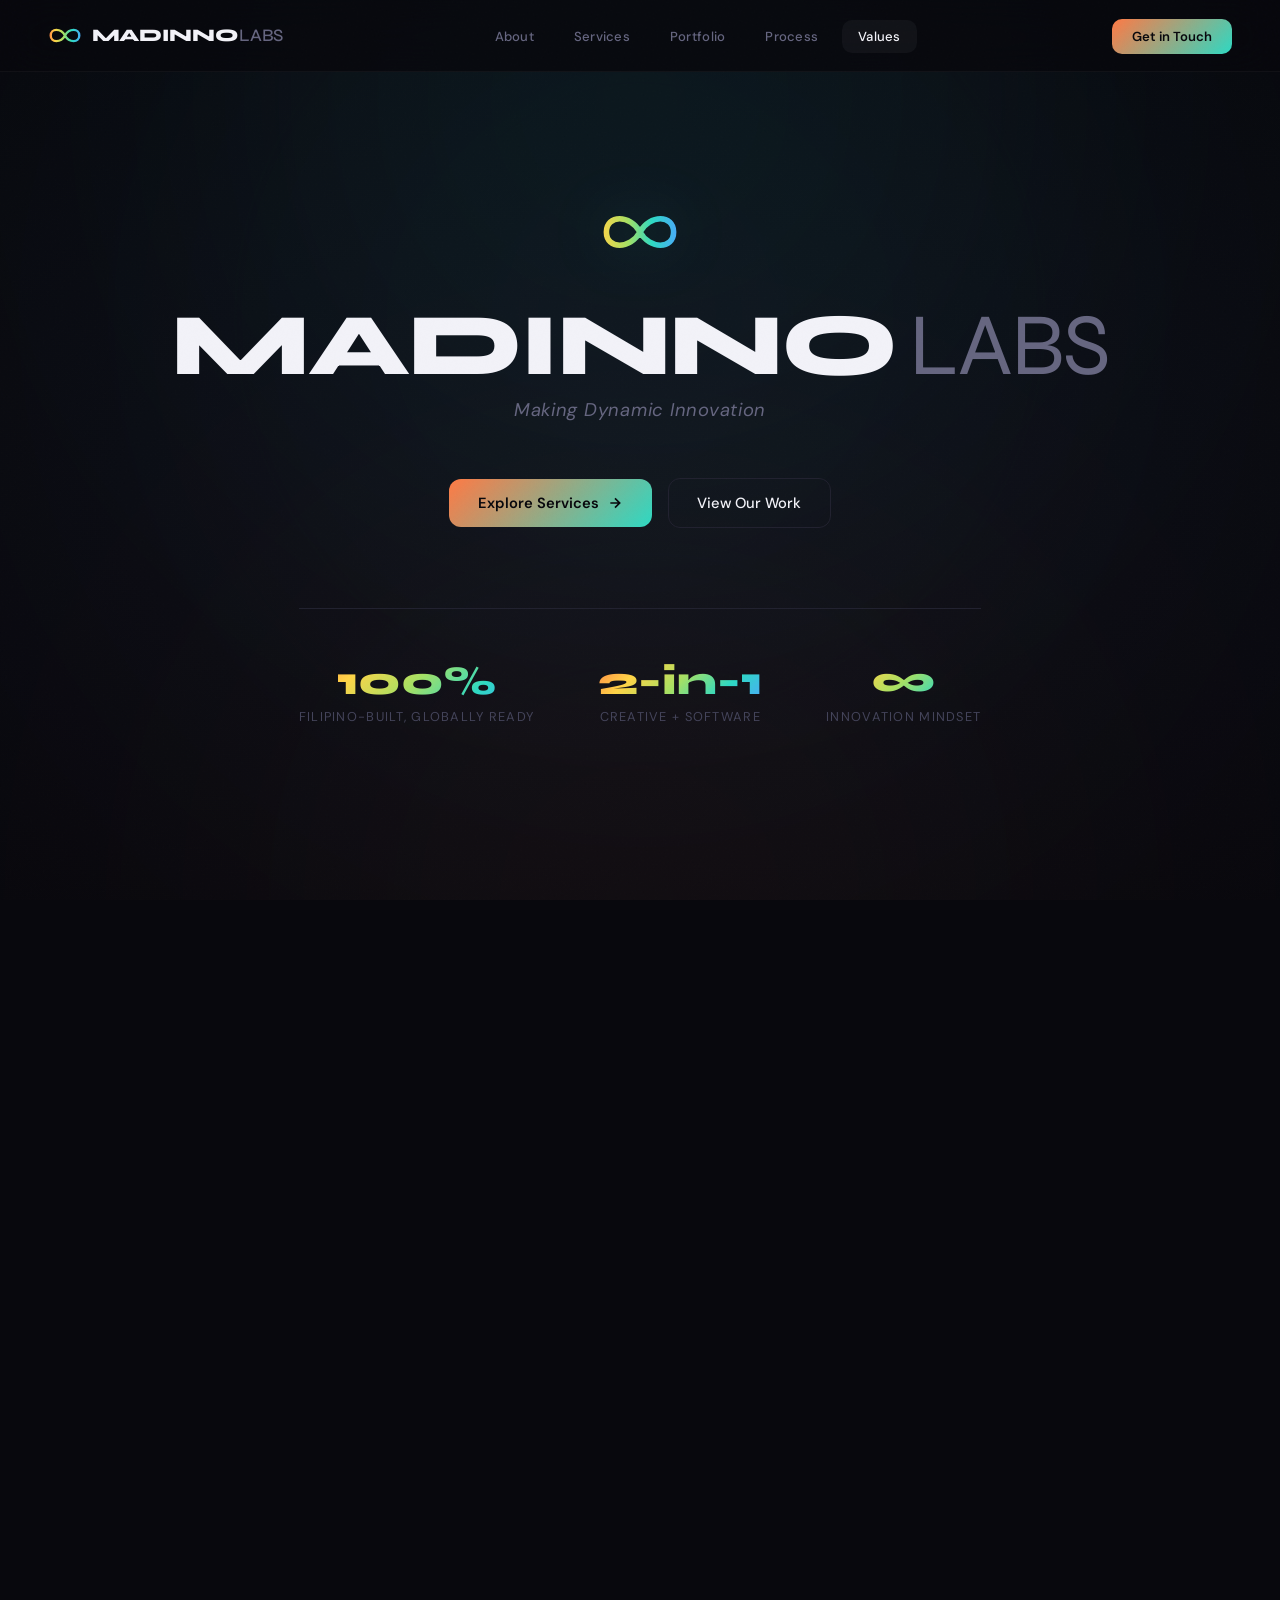
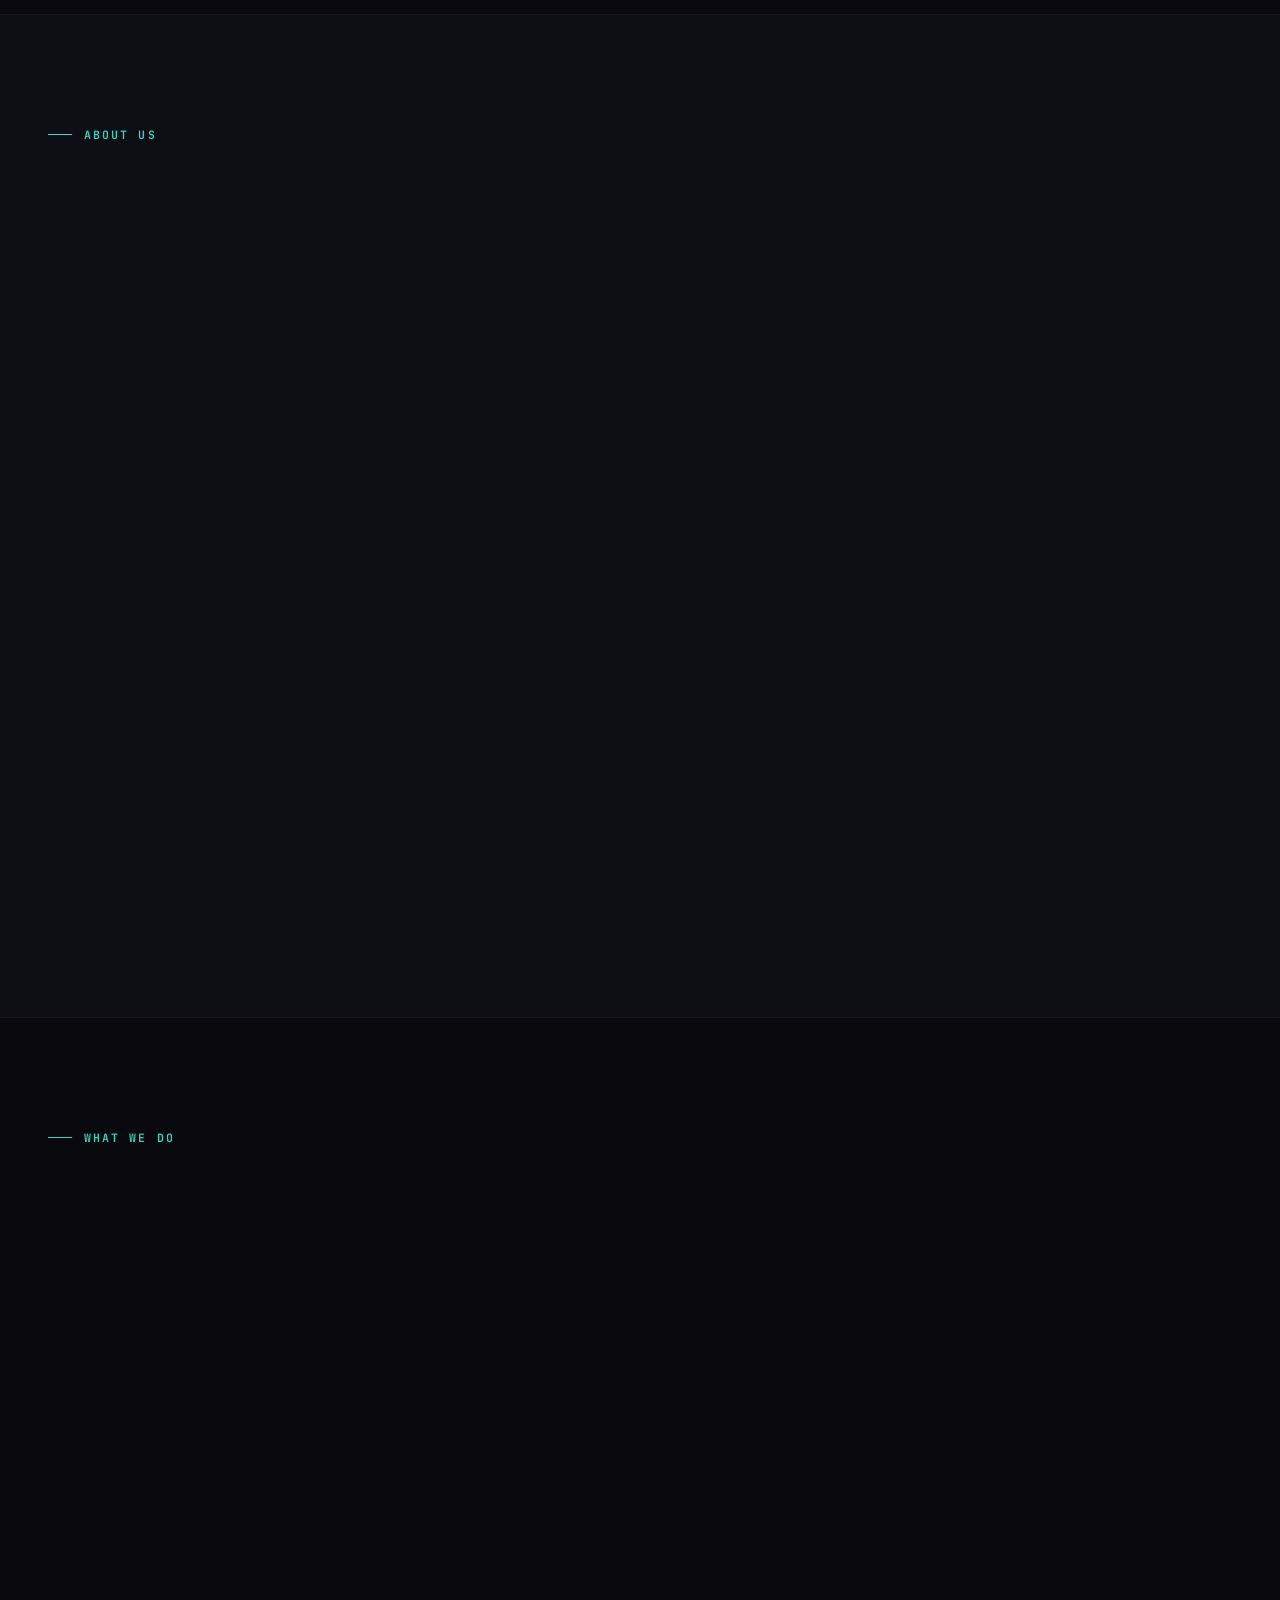
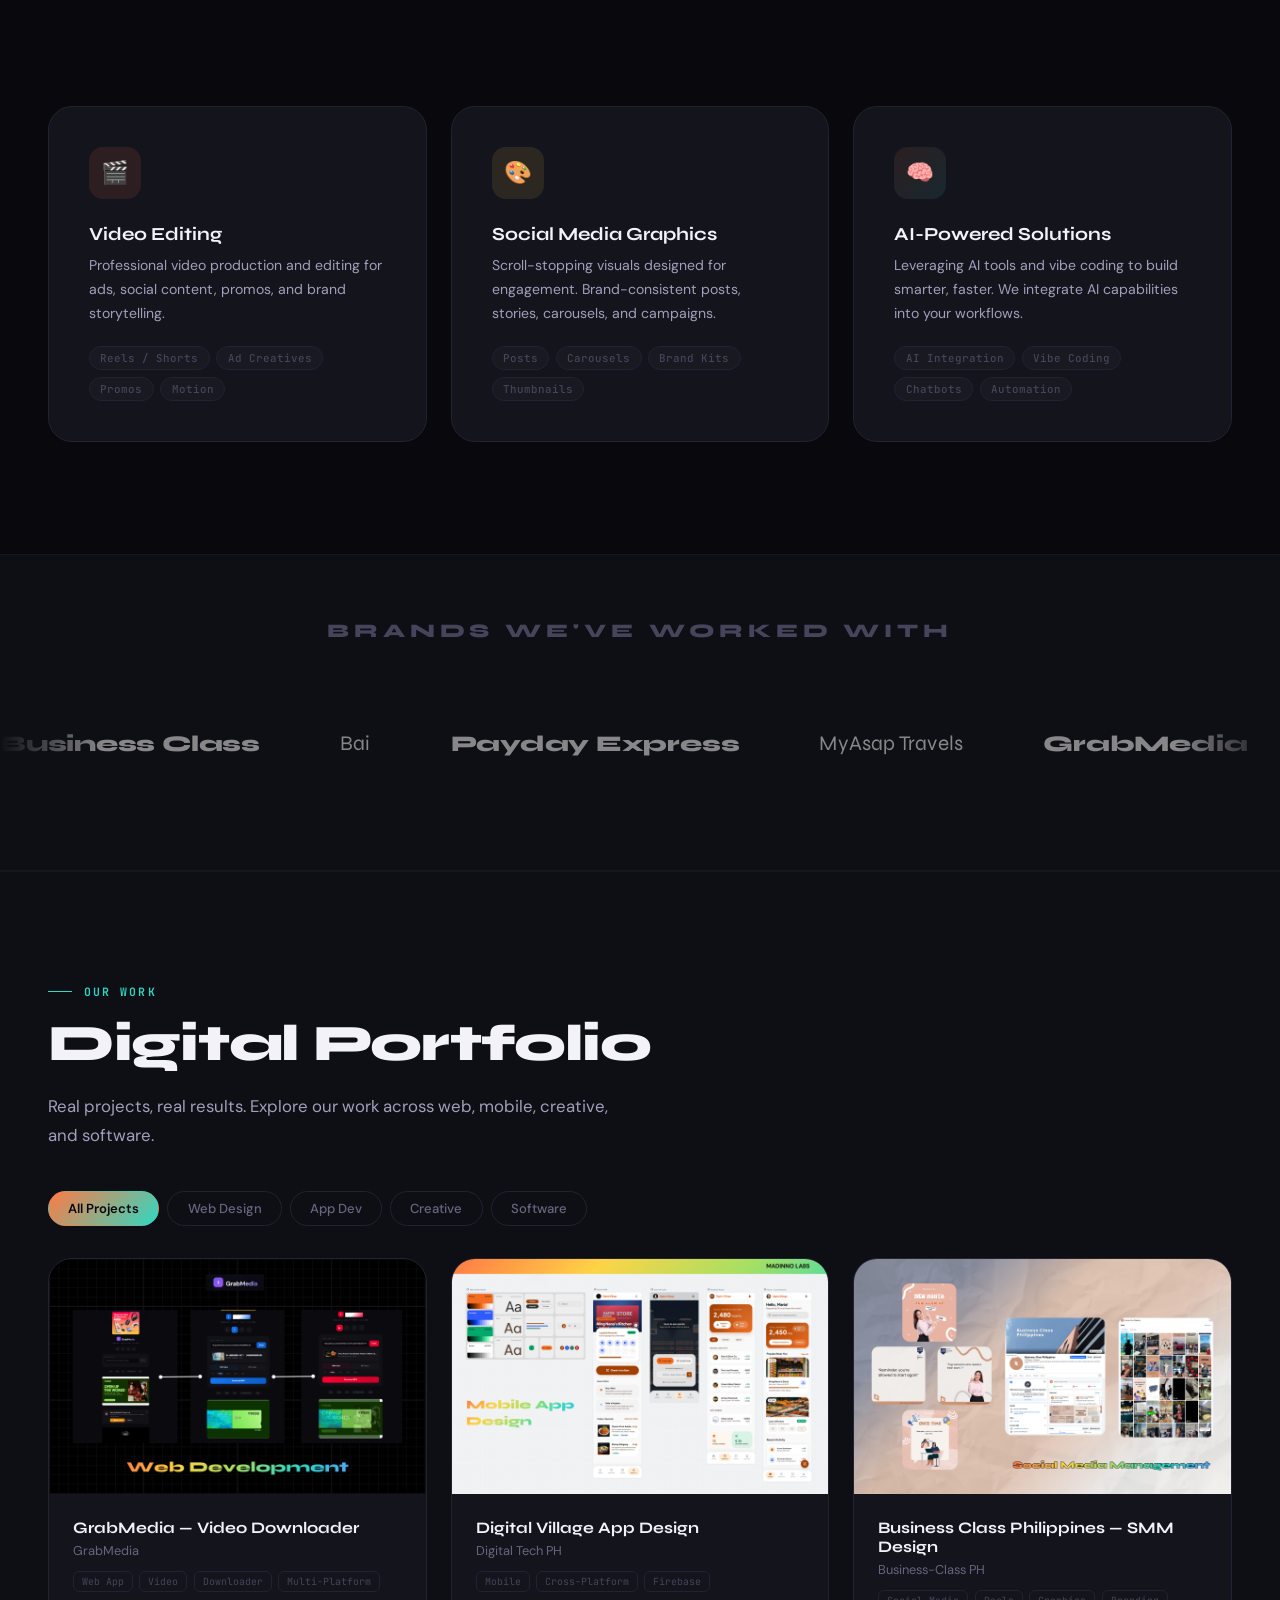
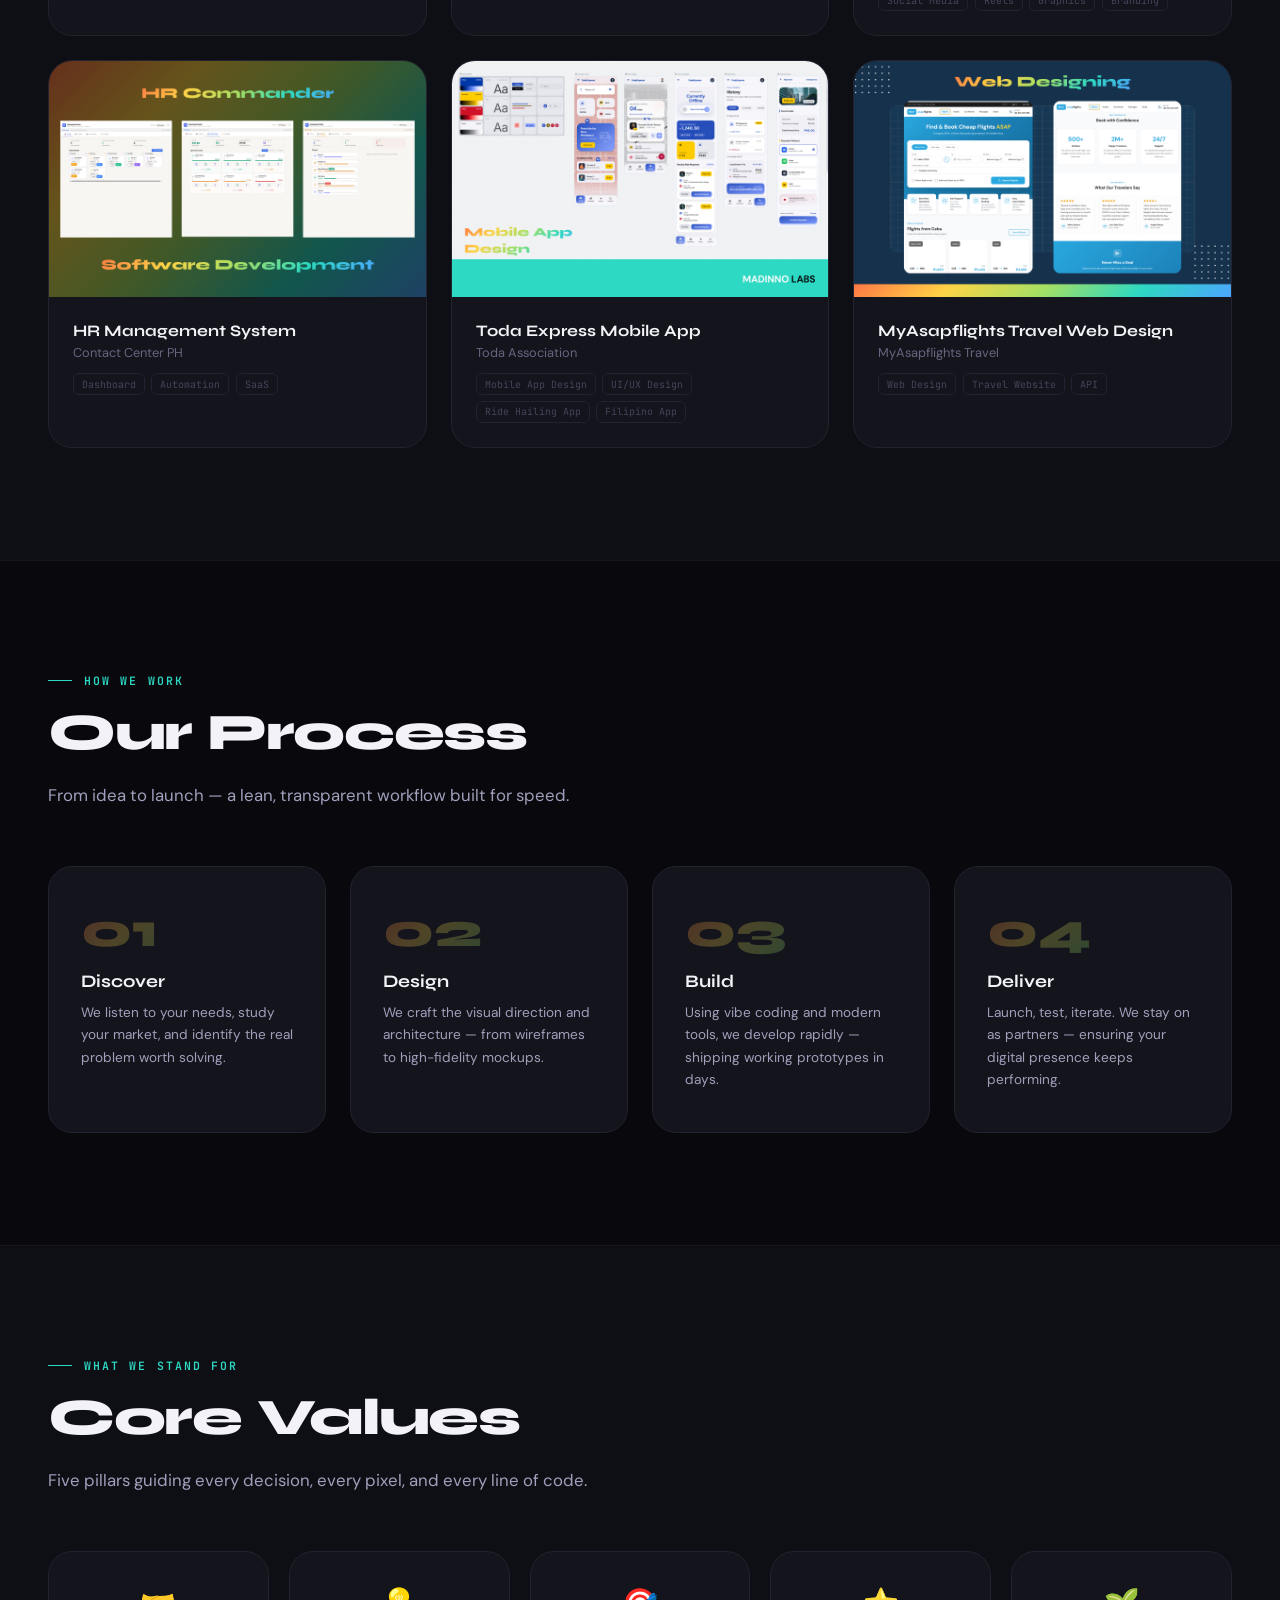
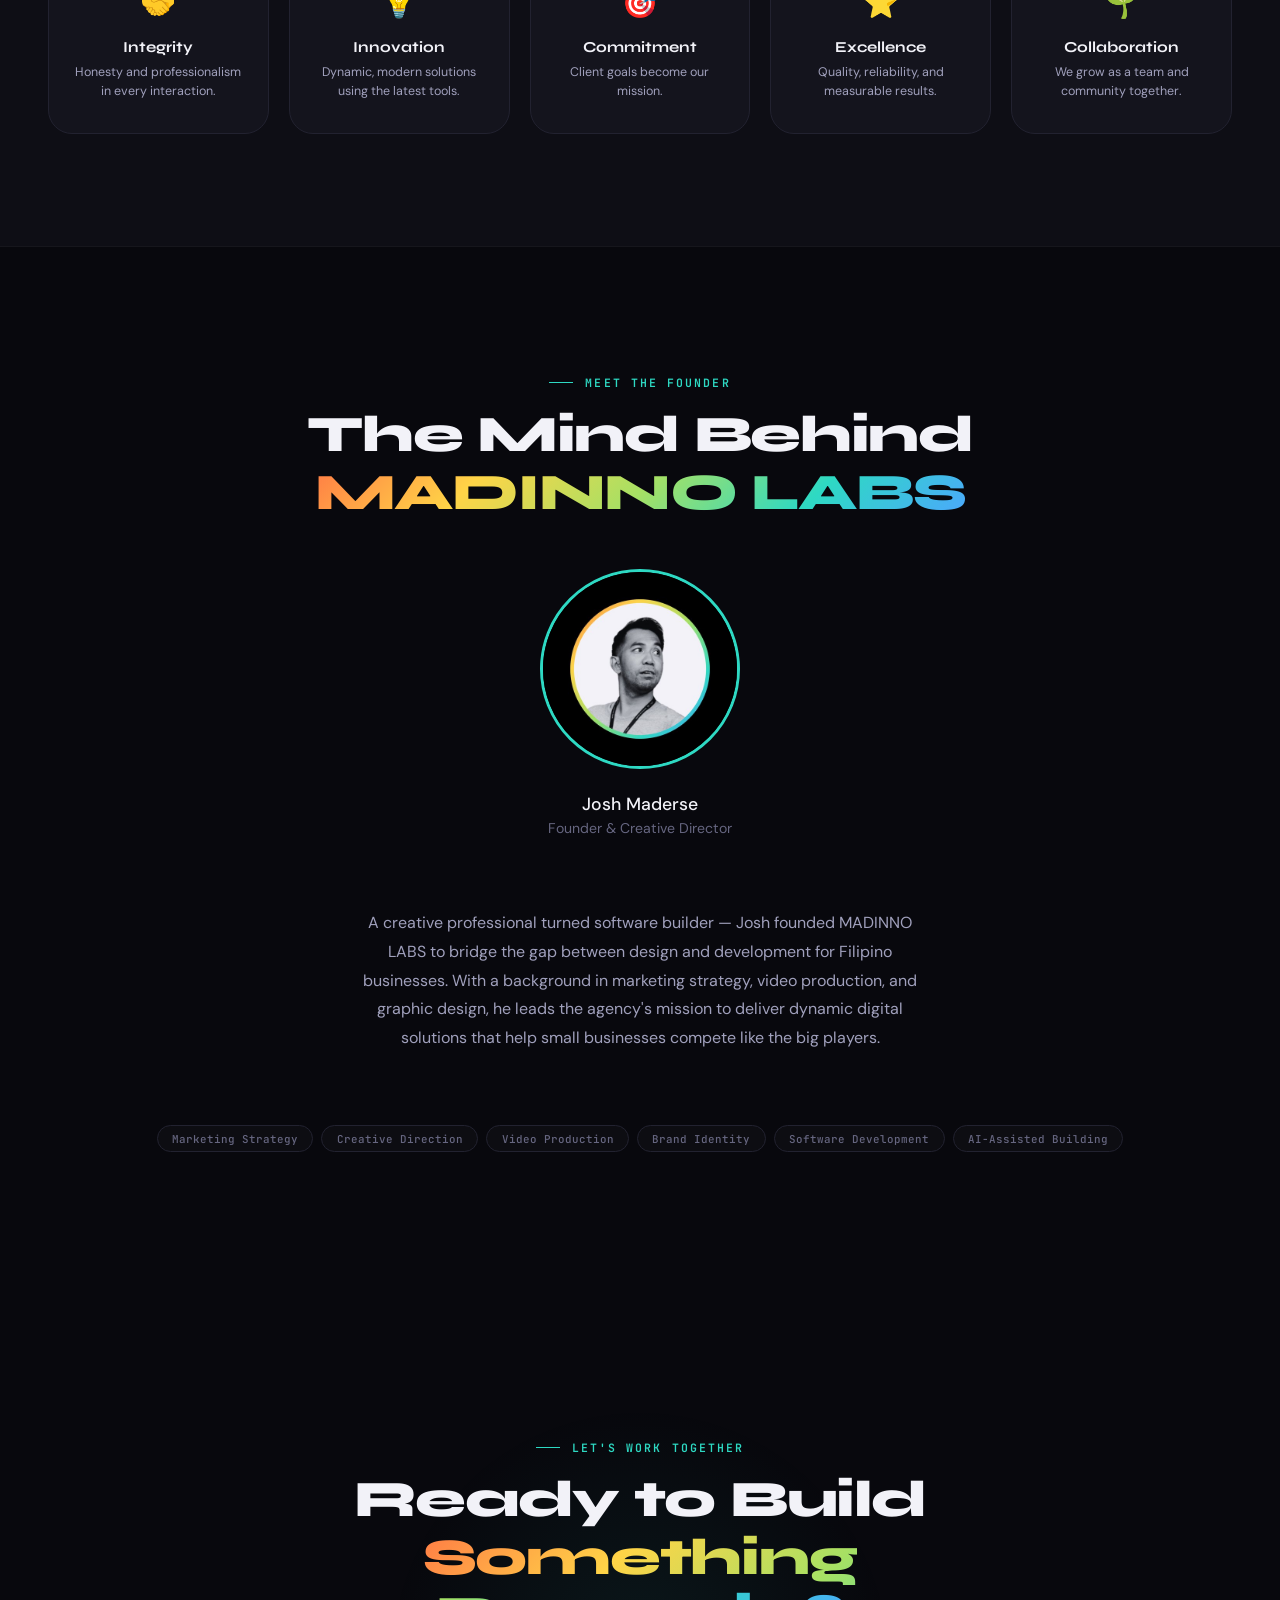
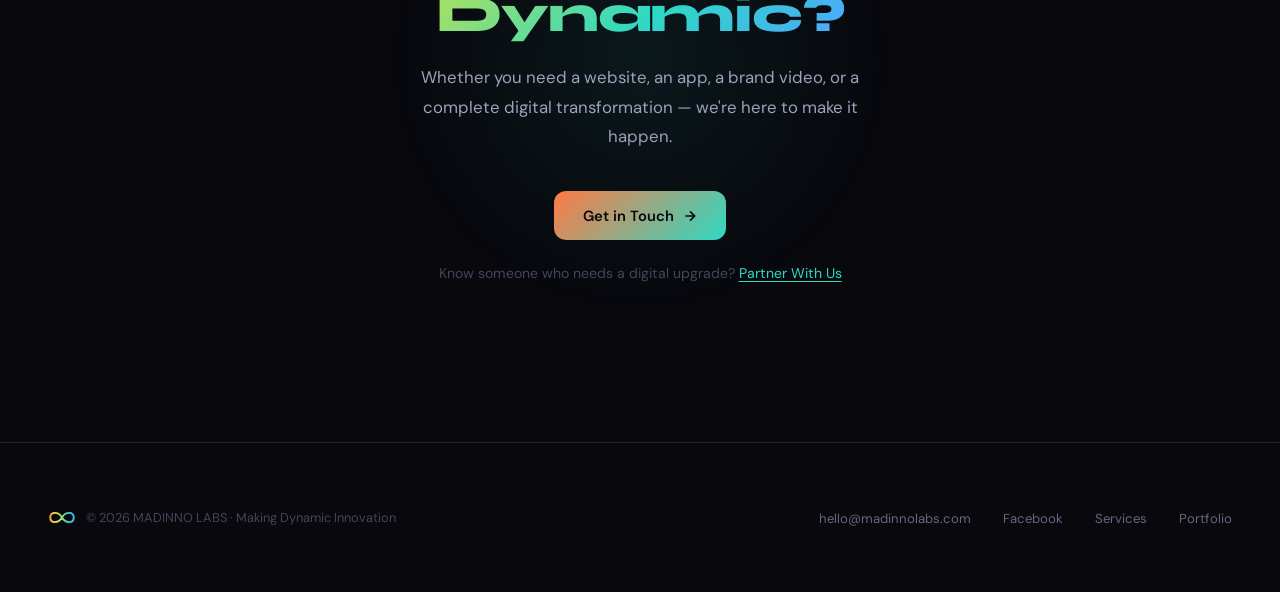
<file: madinno-labs/index.html>
<!DOCTYPE html>
<html lang="en">
<head>
<meta charset="UTF-8">
<meta name="viewport" content="width=device-width, initial-scale=1.0">
<title>MADINNO LABS — Making Dynamic Innovation</title>
<meta name="description" content="MADINNO LABS is a Filipino-built digital agency combining creative design and modern software development. Websites, apps, custom software, video editing, and social media graphics.">
<meta name="keywords" content="digital agency, web design, app development, software development, video editing, social media, Philippines, Cebu">
<meta name="author" content="MADINNO LABS">
<meta name="robots" content="index, follow">

<!-- Open Graph -->
<meta property="og:type" content="website">
<meta property="og:title" content="MADINNO LABS — Making Dynamic Innovation">
<meta property="og:description" content="Creative design meets modern software engineering. Websites, apps, custom software, and stunning visuals — built for businesses ready to grow.">
<meta property="og:url" content="https://madinnolabs.com">
<meta property="og:site_name" content="MADINNO LABS">

<!-- Twitter Card -->
<meta name="twitter:card" content="summary_large_image">
<meta name="twitter:title" content="MADINNO LABS — Making Dynamic Innovation">
<meta name="twitter:description" content="Creative design meets modern software engineering. Websites, apps, custom software, and stunning visuals.">

<!-- Favicon -->
<link rel="icon" type="image/svg+xml" href="images/favicon.svg">

<!-- Fonts -->
<link rel="preconnect" href="https://fonts.googleapis.com">
<link rel="preconnect" href="https://fonts.gstatic.com" crossorigin>
<link href="https://fonts.googleapis.com/css2?family=Syne:wght@400;500;600;700;800&family=DM+Sans:ital,opsz,wght@0,9..40,300;0,9..40,400;0,9..40,500;0,9..40,600;0,9..40,700;1,9..40,400&family=JetBrains+Mono:wght@300;400;500;600&display=swap" rel="stylesheet">

<!-- Stylesheet -->
<link rel="stylesheet" href="css/style.css">

<!-- Google tag (gtag.js) -->
<script async src="https://www.googletagmanager.com/gtag/js?id=G-2X5HQ3Y7FR"></script>
<script>
  window.dataLayer = window.dataLayer || [];
  function gtag(){dataLayer.push(arguments);}
  gtag('js', new Date());
  gtag('config', 'G-2X5HQ3Y7FR');
</script>
</head>
<body>

<!-- ===== NAV ===== -->
<nav class="nav" id="mainNav">
  <a href="#" class="nav-logo" onclick="scrollToSection('hero')">
    <svg viewBox="0 0 100 60" fill="none"><defs><linearGradient id="ng" x1="0" y1="0" x2="100" y2="0" gradientUnits="userSpaceOnUse"><stop offset="0%" stop-color="#FF7A45"/><stop offset="20%" stop-color="#FFD447"/><stop offset="45%" stop-color="#A6E064"/><stop offset="70%" stop-color="#2ED9C3"/><stop offset="100%" stop-color="#4DA6FF"/></linearGradient></defs><path d="M50,30 C38,8 8,8 8,30 C8,52 38,52 50,30 C62,8 92,8 92,30 C92,52 62,52 50,30" stroke="url(#ng)" stroke-width="7" stroke-linecap="round" fill="none"/></svg>
    <div class="nav-logo-text">MADINNO<span>LABS</span></div>
  </a>
  <ul class="nav-links">
    <li><a href="#about" onclick="scrollToSection('about')">About</a></li>
    <li><a href="#services" onclick="scrollToSection('services')">Services</a></li>
    <li><a href="#portfolio" onclick="scrollToSection('portfolio')">Portfolio</a></li>
    <li><a href="#process" onclick="scrollToSection('process')">Process</a></li>
    <li><a href="#values" onclick="scrollToSection('values')">Values</a></li>
  </ul>
  <div class="nav-cta-wrap">
    <a href="#contact" class="nav-cta" onclick="scrollToSection('contact')">Get in Touch</a>
  </div>
  <button class="nav-hamburger" onclick="toggleMobile()" aria-label="Menu">
    <span></span><span></span><span></span>
  </button>
</nav>

<!-- Mobile menu -->
<div class="mobile-menu" id="mobileMenu">
  <a href="#about" onclick="closeMobile()">About</a>
  <a href="#services" onclick="closeMobile()">Services</a>
  <a href="#portfolio" onclick="closeMobile()">Portfolio</a>
  <a href="#process" onclick="closeMobile()">Process</a>
  <a href="#values" onclick="closeMobile()">Values</a>
  <a href="#contact" onclick="closeMobile()">Contact</a>
</div>

<!-- ===== HERO ===== -->
<section class="hero" id="hero">
  <div class="hero-glow hero-glow-1"></div>
  <div class="hero-glow hero-glow-2"></div>
  <div class="hero-glow hero-glow-3"></div>

  <!-- Infinity Logo -->
  <div class="hero-infinity">
    <svg viewBox="0 0 100 60" fill="none"><defs><linearGradient id="hg" x1="0" y1="0" x2="100" y2="0" gradientUnits="userSpaceOnUse"><stop offset="0%" stop-color="#FFD447"/><stop offset="35%" stop-color="#A6E064"/><stop offset="65%" stop-color="#2ED9C3"/><stop offset="100%" stop-color="#4DA6FF"/></linearGradient></defs><path d="M50,30 C38,8 8,8 8,30 C8,52 38,52 50,30 C62,8 92,8 92,30 C92,52 62,52 50,30" stroke="url(#hg)" stroke-width="7" stroke-linecap="round" fill="none"/></svg>
  </div>

  <!-- Wordmark -->
  <h1 class="hero-wordmark">MADINNO<span>LABS</span></h1>

  <!-- Tagline -->
  <p class="hero-tagline">Making Dynamic Innovation</p>

  <!-- CTA Buttons -->
  <div class="hero-cta-row">
    <a href="#services" class="btn-primary" onclick="scrollToSection('services')">
      Explore Services
      <svg width="16" height="16" fill="none" stroke="currentColor" stroke-width="2.5" viewBox="0 0 24 24"><path d="M5 12h14M12 5l7 7-7 7"/></svg>
    </a>
    <a href="#portfolio" class="btn-secondary" onclick="scrollToSection('portfolio')">View Our Work</a>
  </div>

  <!-- Stats -->
  <div class="hero-stats">
    <div class="stat"><h3>100%</h3><p>Filipino-Built, Globally Ready</p></div>
    <div class="stat"><h3>2-in-1</h3><p>Creative + Software</p></div>
    <div class="stat"><h3>∞</h3><p>Innovation Mindset</p></div>
  </div>
</section>

<!-- ===== STATEMENT ===== -->
<section class="statement">
  <h2 class="statement-heading reveal">We Build Digital<br><span class="grad-line">That Delivers.</span></h2>
  <p class="statement-caption reveal">MADINNO LABS is a Filipino-owned digital agency combining creative design and modern software development to solve real problems for businesses.</p>
</section>

<!-- ===== ABOUT ===== -->
<section class="dark-bg" id="about">
  <div class="section-label">About Us</div>
  <h2 class="section-title reveal">Where Creativity<br>Meets Engineering</h2>

  <div class="about-grid">
    <div class="about-text reveal">
      <p>MADINNO LABS is a modern digital agency born from the intersection of creative design and rapid software development. We combine experience in video editing, graphic design, and social media management with cutting-edge vibe coding methodology to build web applications, mobile apps, and custom software — fast, lean, and purpose-built.</p>
      <p>Our name blends <strong style="color:var(--coral)">MAD</strong> (Making A Dynamic) and <strong style="color:var(--teal)">INNO</strong> (Innovation) — and <strong style="color:var(--sky)">LABS</strong> represents our experimental, build-first approach. We don't just design pretty things. We engineer solutions that move businesses forward.</p>
      <p>Whether you're a small business needing a professional web presence, a startup wanting a custom app, or a brand looking for compelling visuals — MADINNO LABS is your all-in-one digital partner.</p>
    </div>
    <div>
      <div class="about-card reveal">
        <h3>🎨 Creative Studio</h3>
        <p>Professional video editing, social media graphics, brand identity design, and content creation that elevates your brand presence across every platform.</p>
      </div>
      <div class="about-card reveal">
        <h3>⚡ Software Lab</h3>
        <p>Modern web and mobile applications built with vibe coding — leveraging AI-assisted development to deliver production-grade software at startup speed.</p>
      </div>
      <div class="about-card reveal">
        <h3>🚀 Problem Solvers</h3>
        <p>We don't build for building's sake. Every tool we create solves a specific business problem — from automating workflows to reaching more customers.</p>
      </div>
    </div>
  </div>
</section>

<!-- ===== SERVICES ===== -->
<section id="services">
  <div class="section-label">What We Do</div>
  <h2 class="section-title reveal">Full-Stack Digital Services</h2>
  <p class="section-desc reveal">From pixel to production — we cover every stage of your digital journey.</p>

  <div class="services-grid">
    <div class="svc-card reveal">
      <div class="svc-icon" style="background:rgba(77,166,255,0.1)">🌐</div>
      <h3>Website Design & Development</h3>
      <p>Modern, responsive websites built to convert. From landing pages to full business platforms — designed with purpose.</p>
      <div class="svc-tags"><span class="svc-tag">Landing Pages</span><span class="svc-tag">Business Sites</span><span class="svc-tag">E-commerce</span><span class="svc-tag">Web Apps</span></div>
    </div>
    <div class="svc-card reveal">
      <div class="svc-icon" style="background:rgba(166,224,100,0.1)">📱</div>
      <h3>App Development</h3>
      <p>Cross-platform mobile applications that solve real problems. Built with modern frameworks for rapid delivery.</p>
      <div class="svc-tags"><span class="svc-tag">iOS</span><span class="svc-tag">Android</span><span class="svc-tag">Cross-Platform</span><span class="svc-tag">PWA</span></div>
    </div>
    <div class="svc-card reveal">
      <div class="svc-icon" style="background:rgba(46,217,195,0.1)">⚙️</div>
      <h3>Custom Software</h3>
      <p>Bespoke solutions tailored to your workflow. Dashboards, automation tools, internal systems — engineered to eliminate friction.</p>
      <div class="svc-tags"><span class="svc-tag">Dashboards</span><span class="svc-tag">Automation</span><span class="svc-tag">SaaS</span><span class="svc-tag">APIs</span></div>
    </div>
    <div class="svc-card reveal">
      <div class="svc-icon" style="background:rgba(255,122,69,0.1)">🎬</div>
      <h3>Video Editing</h3>
      <p>Professional video production and editing for ads, social content, promos, and brand storytelling.</p>
      <div class="svc-tags"><span class="svc-tag">Reels / Shorts</span><span class="svc-tag">Ad Creatives</span><span class="svc-tag">Promos</span><span class="svc-tag">Motion</span></div>
    </div>
    <div class="svc-card reveal">
      <div class="svc-icon" style="background:rgba(255,212,71,0.1)">🎨</div>
      <h3>Social Media Graphics</h3>
      <p>Scroll-stopping visuals designed for engagement. Brand-consistent posts, stories, carousels, and campaigns.</p>
      <div class="svc-tags"><span class="svc-tag">Posts</span><span class="svc-tag">Carousels</span><span class="svc-tag">Brand Kits</span><span class="svc-tag">Thumbnails</span></div>
    </div>
    <div class="svc-card reveal">
      <div class="svc-icon" style="background:linear-gradient(135deg,rgba(255,122,69,0.1),rgba(46,217,195,0.1))">🧠</div>
      <h3>AI-Powered Solutions</h3>
      <p>Leveraging AI tools and vibe coding to build smarter, faster. We integrate AI capabilities into your workflows.</p>
      <div class="svc-tags"><span class="svc-tag">AI Integration</span><span class="svc-tag">Vibe Coding</span><span class="svc-tag">Chatbots</span><span class="svc-tag">Automation</span></div>
    </div>
  </div>
</section>

<!-- ===== BRANDS MARQUEE ===== -->
<div class="brands-section">
  <div class="brands-title">Brands We've Worked With</div>
  <div class="brands-strip">
        <div class="brands-track">
      <!-- Set 1 -->
      <span class="brand-logo brand-bold">Business Class</span>
      <span class="brand-logo brand-regular">Bai</span>
      <span class="brand-logo brand-bold">Payday Express</span>
      <span class="brand-logo brand-regular">MyAsap Travels</span>
      <span class="brand-logo brand-bold">GrabMedia</span>
      <span class="brand-logo brand-regular">DimadCo</span>
      <span class="brand-logo brand-bold">EYSER™</span>
      <span class="brand-logo brand-regular">WagSquad</span>
      <!-- Set 2 -->
      <span class="brand-logo brand-bold">Business Class</span>
      <span class="brand-logo brand-regular">Bai</span>
      <span class="brand-logo brand-bold">Payday Express</span>
      <span class="brand-logo brand-regular">MyAsap Travels</span>
      <span class="brand-logo brand-bold">GrabMedia</span>
      <span class="brand-logo brand-regular">DimadCo</span>
      <span class="brand-logo brand-bold">EYSER™</span>
      <span class="brand-logo brand-regular">WagSquad</span>
      <!-- Set 3 -->
      <span class="brand-logo brand-bold">Business Class</span>
      <span class="brand-logo brand-regular">Bai</span>
      <span class="brand-logo brand-bold">Payday Express</span>
      <span class="brand-logo brand-regular">MyAsap Travels</span>
      <span class="brand-logo brand-bold">GrabMedia</span>
      <span class="brand-logo brand-regular">DimadCo</span>
      <span class="brand-logo brand-bold">EYSER™</span>
      <span class="brand-logo brand-regular">WagSquad</span>
      <!-- Set 4 -->
      <span class="brand-logo brand-bold">Business Class</span>
      <span class="brand-logo brand-regular">Bai</span>
      <span class="brand-logo brand-bold">Payday Express</span>
      <span class="brand-logo brand-regular">MyAsap Travels</span>
      <span class="brand-logo brand-bold">GrabMedia</span>
      <span class="brand-logo brand-regular">DimadCo</span>
      <span class="brand-logo brand-bold">EYSER™</span>
      <span class="brand-logo brand-regular">WagSquad</span>
    </div>
  </div>
</div>

<!-- ===== PORTFOLIO ===== -->
<section class="dark-bg" id="portfolio">
  <div class="section-label">Our Work</div>
  <h2 class="section-title reveal">Digital Portfolio</h2>
  <p class="section-desc reveal">Real projects, real results. Explore our work across web, mobile, creative, and software.</p>

  <div class="portfolio-nav reveal">
    <button class="active" onclick="filterPortfolio('all',this)">All Projects</button>
    <button onclick="filterPortfolio('web',this)">Web Design</button>
    <button onclick="filterPortfolio('app',this)">App Dev</button>
    <button onclick="filterPortfolio('creative',this)">Creative</button>
    <button onclick="filterPortfolio('software',this)">Software</button>
  </div>

  <div class="portfolio-grid" id="portfolioGrid">
    <!-- Items injected by JS -->
  </div>
</section>

<!-- ===== PROCESS ===== -->
<section id="process">
  <div class="section-label">How We Work</div>
  <h2 class="section-title reveal">Our Process</h2>
  <p class="section-desc reveal">From idea to launch — a lean, transparent workflow built for speed.</p>

  <div class="process-grid">
    <div class="process-card reveal">
      <div class="process-num">01</div>
      <h4>Discover</h4>
      <p>We listen to your needs, study your market, and identify the real problem worth solving.</p>
    </div>
    <div class="process-card reveal">
      <div class="process-num">02</div>
      <h4>Design</h4>
      <p>We craft the visual direction and architecture — from wireframes to high-fidelity mockups.</p>
    </div>
    <div class="process-card reveal">
      <div class="process-num">03</div>
      <h4>Build</h4>
      <p>Using vibe coding and modern tools, we develop rapidly — shipping working prototypes in days.</p>
    </div>
    <div class="process-card reveal">
      <div class="process-num">04</div>
      <h4>Deliver</h4>
      <p>Launch, test, iterate. We stay on as partners — ensuring your digital presence keeps performing.</p>
    </div>
  </div>
</section>

<!-- ===== VALUES ===== -->
<section class="dark-bg" id="values">
  <div class="section-label">What We Stand For</div>
  <h2 class="section-title reveal">Core Values</h2>
  <p class="section-desc reveal">Five pillars guiding every decision, every pixel, and every line of code.</p>

  <div class="values-grid">
    <div class="value-card reveal"><div class="value-icon">🤝</div><h4>Integrity</h4><p>Honesty and professionalism in every interaction.</p></div>
    <div class="value-card reveal"><div class="value-icon">💡</div><h4>Innovation</h4><p>Dynamic, modern solutions using the latest tools.</p></div>
    <div class="value-card reveal"><div class="value-icon">🎯</div><h4>Commitment</h4><p>Client goals become our mission.</p></div>
    <div class="value-card reveal"><div class="value-icon">⭐</div><h4>Excellence</h4><p>Quality, reliability, and measurable results.</p></div>
    <div class="value-card reveal"><div class="value-icon">🌱</div><h4>Collaboration</h4><p>We grow as a team and community together.</p></div>
  </div>
</section>

<!-- ===== FOUNDER ===== -->
<section class="founder" id="founder">
  <div class="section-label" style="justify-content:center">Meet the Founder</div>
  <h2 class="section-title reveal" style="text-align:center">The Mind Behind<br><span class="gradient-text">MADINNO LABS</span></h2>

  <div class="founder-content">
    <div class="founder-card reveal">
      <div class="founder-photo-wrap">
        <img src="images/founder.jpg" alt="Josh Maderse — Founder of MADINNO LABS" class="founder-photo">
      </div>
      <h3 class="founder-name">Josh Maderse</h3>
      <div class="founder-role">Founder & Creative Director</div>
    </div>

    <p class="founder-bio reveal">A creative professional turned software builder — Josh founded MADINNO LABS to bridge the gap between design and development for Filipino businesses. With a background in marketing strategy, video production, and graphic design, he leads the agency's mission to deliver dynamic digital solutions that help small businesses compete like the big players.</p>

    <div class="founder-credentials reveal">
      <span class="founder-cred">Marketing Strategy</span>
      <span class="founder-cred">Creative Direction</span>
      <span class="founder-cred">Video Production</span>
      <span class="founder-cred">Brand Identity</span>
      <span class="founder-cred">Software Development</span>
      <span class="founder-cred">AI-Assisted Building</span>
    </div>
  </div>
</section>

<!-- ===== CTA ===== -->
<section class="cta-section" id="contact">
  <div class="section-label">Let's Work Together</div>
  <h2 class="section-title reveal">Ready to Build<br><span class="gradient-text">Something Dynamic?</span></h2>
  <p class="section-desc reveal">Whether you need a website, an app, a brand video, or a complete digital transformation — we're here to make it happen.</p>
  <div class="hero-cta-row reveal" style="justify-content:center">
    <button class="btn-primary" onclick="openContactForm()">
      Get in Touch
      <svg width="16" height="16" fill="none" stroke="currentColor" stroke-width="2.5" viewBox="0 0 24 24"><path d="M5 12h14M12 5l7 7-7 7"/></svg>
    </button>
  </div>
  <p class="partner-link reveal">Know someone who needs a digital upgrade? <button onclick="openPartnerModal()" class="partner-text-btn">Partner With Us</button></p>
</section>

<!-- ===== FOOTER ===== -->
<footer>
  <div class="footer-left">
    <svg viewBox="0 0 100 60" fill="none"><defs><linearGradient id="fg" x1="0" y1="0" x2="100" y2="0" gradientUnits="userSpaceOnUse"><stop offset="0%" stop-color="#FF7A45"/><stop offset="20%" stop-color="#FFD447"/><stop offset="45%" stop-color="#A6E064"/><stop offset="70%" stop-color="#2ED9C3"/><stop offset="100%" stop-color="#4DA6FF"/></linearGradient></defs><path d="M50,30 C38,8 8,8 8,30 C8,52 38,52 50,30 C62,8 92,8 92,30 C92,52 62,52 50,30" stroke="url(#fg)" stroke-width="7" stroke-linecap="round" fill="none"/></svg>
    <span class="footer-text">© 2026 MADINNO LABS · Making Dynamic Innovation</span>
  </div>
  <ul class="footer-links">
    <li><a href="mailto:hello@madinnolabs.com">hello@madinnolabs.com</a></li>
    <li><a href="https://www.facebook.com/madinnolabstech" target="_blank" rel="noopener">Facebook</a></li>
    <li><a href="#services">Services</a></li>
    <li><a href="#portfolio">Portfolio</a></li>
  </ul>
</footer>

<!-- ===== MODAL ===== -->
<!-- ===== PARTNER MODAL ===== -->
<div class="contact-overlay" id="partnerOverlay" onclick="closePartnerModal(event)">
  <div class="contact-modal" onclick="event.stopPropagation()">
    <button class="contact-close" onclick="closePartnerModal()">&times;</button>
    <div class="contact-header">
      <div class="section-label" style="justify-content:flex-start;margin-bottom:0.5rem">Grow Together</div>
      <h3>Partner With Us</h3>
      <p>Know a business that needs a website, app, or creative content? Refer them to MADINNO LABS and we'll make it worth your while.</p>
    </div>
    <div class="partner-modal-perks">
      <div class="partner-modal-perk">
        <div class="perk-icon-box">✦</div>
        <div>
          <strong>No Obligations</strong>
          <p>Refer at your own pace. No targets, no pressure — just a simple introduction.</p>
        </div>
      </div>
      <div class="partner-modal-perk">
        <div class="perk-icon-box">✦</div>
        <div>
          <strong>Simple Process</strong>
          <p>You introduce the client, we handle everything else from discovery to delivery.</p>
        </div>
      </div>
      <div class="partner-modal-perk">
        <div class="perk-icon-box">✦</div>
        <div>
          <strong>Rewarding Partnership</strong>
          <p>Every successful project you refer comes with a reward — discussed personally with you.</p>
        </div>
      </div>
    </div>
    <button class="contact-submit" style="margin-top:1.5rem" onclick="closePartnerModal();openContactForm('partner')">
      Let's Talk
      <svg width="16" height="16" fill="none" stroke="currentColor" stroke-width="2.5" viewBox="0 0 24 24"><path d="M5 12h14M12 5l7 7-7 7"/></svg>
    </button>
  </div>
</div>

<!-- ===== CONTACT FORM MODAL ===== -->
<div class="contact-overlay" id="contactOverlay" onclick="closeContactForm(event)">
  <div class="contact-modal" onclick="event.stopPropagation()">
    <button class="contact-close" onclick="closeContactForm()">&times;</button>
    <div class="contact-header">
      <div class="section-label" style="justify-content:flex-start;margin-bottom:0.5rem">Let's Work Together</div>
      <h3>Send Us a Message</h3>
      <p>Fill in the details below and we'll get back to you shortly.</p>
    </div>
    <form id="contactForm" onsubmit="submitContactForm(event)">
      <input type="hidden" name="access_key" value="dc8cdb0e-8191-4408-a64f-dce6047e0eae">
      <input type="hidden" name="subject" value="New Inquiry — MADINNO LABS">
      <input type="hidden" name="from_name" value="MADINNO LABS Website">
      <div class="contact-field">
        <label>Client Name <span>*</span></label>
        <input type="text" name="name" placeholder="Your full name" required>
      </div>
      <div class="contact-field">
        <label>Company Name</label>
        <input type="text" name="company" placeholder="Your company (optional)">
      </div>
      <div class="contact-field">
        <label>Email Address <span>*</span></label>
        <input type="email" name="email" placeholder="your@example.com" required>
      </div>
      <div class="contact-field">
        <label>Service Interested In</label>
        <select name="service">
          <option value="" disabled selected>Select a service...</option>
          <option>Website Design & Development</option>
          <option>App Development</option>
          <option>Custom Software</option>
          <option>Video Editing</option>
          <option>Social Media Graphics</option>
          <option>AI-Powered Solutions</option>
          <option>Full Package</option>
          <option value="Partner / Referral Program">Partner / Referral Program</option>
        </select>
      </div>
      <div class="contact-field">
        <label>Message <span>*</span></label>
        <textarea name="message" placeholder="Tell us about your project..." rows="4" required></textarea>
      </div>
      <button type="submit" class="contact-submit" id="contactSubmitBtn">
        Send Message
        <svg width="16" height="16" fill="none" stroke="currentColor" stroke-width="2.5" viewBox="0 0 24 24"><path d="M5 12h14M12 5l7 7-7 7"/></svg>
      </button>
      <div class="contact-success" id="contactSuccess">
        <svg width="24" height="24" fill="none" stroke="var(--lime)" stroke-width="2.5" viewBox="0 0 24 24"><path d="M20 6L9 17l-5-5"/></svg>
        Message sent! We'll get back to you soon.
      </div>
      <div class="contact-error" id="contactError">
        Something went wrong. Please try again.
      </div>
    </form>
  </div>
</div>

<div class="modal-overlay" id="modalOverlay" onclick="closeModal(event)">
  <div class="modal" id="modalContent" onclick="event.stopPropagation()">
    <div class="modal-close" onclick="closeModal()">&times;</div>
    <div class="modal-hero" id="modalHero"></div>
    <div class="modal-body" id="modalBody"></div>
  </div>
</div>

<script src="js/main.js"></script>
</body>
</html>
</file>
<file: madinno-labs/css/style.css>
:root {
  --coral: #FF7A45;
  --gold: #FFD447;
  --lime: #A6E064;
  --sky: #4DA6FF;
  --teal: #2ED9C3;
  --dark: #08080D;
  --dark-2: #0E0E15;
  --dark-3: #14141D;
  --dark-4: #1A1A26;
  --dark-5: #222230;
  --text-1: #F2F2F8;
  --text-2: #A0A0BC;
  --text-3: #666680;
  --text-4: #44445A;
  --white: #FFFFFF;
  --grad-brand: linear-gradient(135deg, var(--coral), var(--gold), var(--lime), var(--teal), var(--sky));
  --grad-accent: linear-gradient(135deg, var(--coral), var(--teal));
  --grad-warm: linear-gradient(135deg, var(--coral), var(--gold));
  --grad-cool: linear-gradient(135deg, var(--sky), var(--teal));
  --radius: 16px;
  --radius-lg: 24px;
}
*{margin:0;padding:0;box-sizing:border-box}
html{scroll-behavior:smooth;font-size:16px}
body{
  font-family:'DM Sans',sans-serif;
  background:var(--dark);
  color:var(--text-1);
  overflow-x:hidden;
  -webkit-font-smoothing:antialiased;
}
body::after{
  content:'';position:fixed;inset:0;
  background-image:url("data:image/svg+xml,%3Csvg viewBox='0 0 512 512' xmlns='http://www.w3.org/2000/svg'%3E%3Cfilter id='n'%3E%3CfeTurbulence type='fractalNoise' baseFrequency='0.85' numOctaves='4' stitchTiles='stitch'/%3E%3C/filter%3E%3Crect width='100%25' height='100%25' filter='url(%23n)' opacity='0.025'/%3E%3C/svg%3E");
  pointer-events:none;z-index:9999;opacity:0.4;
}
a{color:inherit;text-decoration:none}
::selection{background:var(--teal);color:var(--dark)}

/* ===== NAV ===== */
.nav{
  position:fixed;top:0;left:0;right:0;z-index:500;
  padding:0 3rem;height:72px;
  display:flex;justify-content:space-between;align-items:center;
  backdrop-filter:blur(24px);
  background:rgba(8,8,13,0.8);
  border-bottom:1px solid rgba(255,255,255,0.04);
  transition:all 0.4s;
}
.nav.scrolled{height:60px;background:rgba(8,8,13,0.92)}
.nav-logo{display:flex;align-items:center;gap:0.6rem}
.nav-logo svg{width:34px;height:21px;flex-shrink:0}
.nav-logo-text{font-family:'Syne',sans-serif;font-weight:800;font-size:1.1rem;letter-spacing:-0.01em}
.nav-logo-text span{font-weight:500;color:var(--text-3);margin-left:0.1rem}
.nav-links{display:flex;gap:0.5rem;list-style:none}
.nav-links a{
  padding:0.5rem 1rem;border-radius:10px;
  font-size:0.82rem;font-weight:500;color:var(--text-3);
  letter-spacing:0.02em;transition:all 0.3s;
}
.nav-links a:hover,.nav-links a.active{color:var(--text-1);background:rgba(255,255,255,0.04)}
.nav-cta{
  padding:0.55rem 1.25rem;border-radius:10px;
  background:var(--grad-accent);color:var(--dark);
  font-weight:600;font-size:0.82rem;
  transition:all 0.3s;border:none;cursor:pointer;
}
.nav-cta:hover{transform:translateY(-1px);box-shadow:0 8px 24px rgba(46,217,195,0.25)}
.nav-hamburger{display:none;flex-direction:column;gap:5px;cursor:pointer;padding:4px;background:none;border:none}
.nav-hamburger span{width:22px;height:2px;background:var(--text-2);border-radius:2px;transition:all 0.3s}

/* ===== MOBILE MENU ===== */
.mobile-menu{
  display:none;position:fixed;top:72px;left:0;right:0;bottom:0;
  background:rgba(8,8,13,0.96);backdrop-filter:blur(30px);
  z-index:499;flex-direction:column;align-items:center;justify-content:center;gap:1.5rem;
}
.mobile-menu.open{display:flex}
.mobile-menu a{font-family:'Syne',sans-serif;font-size:1.5rem;font-weight:700;color:var(--text-2);transition:color 0.3s}
.mobile-menu a:hover{color:var(--text-1)}

/* ===== HERO ===== */
.hero{
  min-height:100vh;display:flex;flex-direction:column;
  justify-content:center;align-items:center;text-align:center;
  padding:6rem 3rem 4rem;
  position:relative;overflow:hidden;
  background:radial-gradient(ellipse 80% 60% at 50% 55%, rgba(14,14,21,1), var(--dark));
}
.hero-glow{
  position:absolute;width:700px;height:700px;border-radius:50%;
  filter:blur(200px);opacity:0.08;pointer-events:none;
}
.hero-glow-1{top:-250px;left:50%;transform:translateX(-50%);background:var(--teal)}
.hero-glow-2{bottom:-350px;left:50%;transform:translateX(-50%);background:var(--coral);opacity:0.05}
.hero-glow-3{top:35%;left:50%;transform:translate(-50%,-50%);background:var(--sky);opacity:0.03;width:1000px;height:1000px}

/* Hero Infinity Logo */
.hero-infinity{
  margin-bottom:2.5rem;
  opacity:0;transform:translateY(-20px) scale(0.85);
  animation:heroLogoIn 1s 0.2s cubic-bezier(0.22,1,0.36,1) forwards;
}
.hero-infinity svg{width:80px;height:50px;filter:drop-shadow(0 0 30px rgba(46,217,195,0.2))}
@keyframes heroLogoIn{
  0%{opacity:0;transform:translateY(-20px) scale(0.85)}
  100%{opacity:1;transform:translateY(0) scale(1)}
}

/* Hero Wordmark */
.hero-wordmark{
  font-family:'Syne',sans-serif;
  font-size:clamp(2.8rem,7vw,5.5rem);
  font-weight:800;letter-spacing:-0.02em;line-height:1;
  margin-bottom:0.5rem;
  opacity:0;transform:translateY(25px);
  animation:heroTextIn 0.9s 0.55s cubic-bezier(0.22,1,0.36,1) forwards;
}
.hero-wordmark span{
  font-weight:400;color:var(--text-3);margin-left:0.15em;
}
@keyframes heroTextIn{
  0%{opacity:0;transform:translateY(25px)}
  100%{opacity:1;transform:translateY(0)}
}

/* Hero Tagline */
.hero-tagline{
  font-size:clamp(0.9rem,1.6vw,1.15rem);
  color:var(--text-3);font-style:italic;
  letter-spacing:0.04em;
  margin-bottom:3.5rem;
  opacity:0;transform:translateY(20px);
  animation:heroTextIn 0.9s 0.85s cubic-bezier(0.22,1,0.36,1) forwards;
}

/* Hero CTAs */
.hero-cta-row{
  display:flex;gap:1rem;align-items:center;flex-wrap:wrap;
  justify-content:center;
  opacity:0;transform:translateY(20px);
  animation:heroTextIn 0.9s 1.15s cubic-bezier(0.22,1,0.36,1) forwards;
}
.btn-primary{
  display:inline-flex;align-items:center;gap:0.5rem;
  padding:0.9rem 1.8rem;background:var(--grad-accent);
  color:var(--dark);font-family:'DM Sans',sans-serif;
  font-weight:600;font-size:0.92rem;border:none;
  border-radius:12px;cursor:pointer;transition:all 0.3s;
  position:relative;
}
.btn-primary::after{
  content:'';position:absolute;inset:0;border-radius:12px;
  box-shadow:0 0 0 0 rgba(46,217,195,0.5);
  animation:btnPulse 2s ease-out infinite;
  pointer-events:none;
}
@keyframes btnPulse{
  0%{box-shadow:0 0 0 0 rgba(46,217,195,0.7)}
  70%{box-shadow:0 0 0 24px rgba(46,217,195,0)}
  100%{box-shadow:0 0 0 0 rgba(46,217,195,0)}
}
.btn-primary:hover{transform:translateY(-2px);box-shadow:0 10px 30px rgba(46,217,195,0.3)}
.btn-secondary{
  display:inline-flex;align-items:center;gap:0.5rem;
  padding:0.9rem 1.8rem;background:transparent;
  color:var(--text-1);font-family:'DM Sans',sans-serif;
  font-weight:500;font-size:0.92rem;
  border:1px solid var(--dark-5);border-radius:12px;
  cursor:pointer;transition:all 0.3s;
}
.btn-secondary:hover{border-color:var(--text-3);background:rgba(255,255,255,0.03)}

/* Hero Stats */
.hero-stats{
  display:flex;gap:4rem;margin-top:5rem;padding-top:3rem;
  border-top:1px solid var(--dark-5);
  opacity:0;transform:translateY(20px);
  animation:heroTextIn 0.9s 1.45s cubic-bezier(0.22,1,0.36,1) forwards;
}
.stat{text-align:center}
.stat h3{
  font-family:'Syne',sans-serif;font-size:2.5rem;font-weight:800;
  background:var(--grad-brand);-webkit-background-clip:text;-webkit-text-fill-color:transparent;
}
.stat p{font-size:0.8rem;color:var(--text-4);text-transform:uppercase;letter-spacing:0.1em;margin-top:0.2rem}

.gradient-text{
  background:var(--grad-brand);-webkit-background-clip:text;
  -webkit-text-fill-color:transparent;background-clip:text;
}
@keyframes fadeUp{from{opacity:0;transform:translateY(30px)}to{opacity:1;transform:translateY(0)}}

/* ===== SECTIONS ===== */
section{padding:7rem 3rem;position:relative}
.section-label{
  font-family:'JetBrains Mono',monospace;font-size:0.72rem;font-weight:600;
  color:var(--teal);text-transform:uppercase;letter-spacing:0.18em;
  margin-bottom:1rem;display:flex;align-items:center;gap:0.75rem;
}
.section-label::before{content:'';width:24px;height:1px;background:var(--teal)}
.section-title{
  font-family:'Syne',sans-serif;font-size:clamp(2rem,4vw,3.5rem);
  font-weight:800;letter-spacing:-0.025em;line-height:1.12;margin-bottom:1.25rem;
}
.section-desc{font-size:1.05rem;color:var(--text-2);max-width:580px;line-height:1.75}
.dark-bg{background:var(--dark-2);border-top:1px solid rgba(255,255,255,0.03);border-bottom:1px solid rgba(255,255,255,0.03)}

/* ===== STATEMENT ===== */
.statement{
  padding:8rem 3rem;position:relative;overflow:hidden;
  background:var(--dark);
}
.statement-heading{
  font-family:'Syne',sans-serif;
  font-size:clamp(3rem,8vw,6.5rem);
  font-weight:800;line-height:1.05;letter-spacing:-0.035em;
  margin-bottom:2rem;
}
.statement-heading .grad-line{
  display:block;
  background:var(--grad-brand);-webkit-background-clip:text;
  -webkit-text-fill-color:transparent;background-clip:text;
}
.statement-caption{
  font-size:clamp(1rem,1.6vw,1.2rem);
  color:var(--text-2);max-width:560px;line-height:1.8;
}

/* ===== ABOUT ===== */
.about-grid{display:grid;grid-template-columns:1fr 1fr;gap:4rem;margin-top:3rem}
.about-text{font-size:1.02rem;color:var(--text-2);line-height:1.8}
.about-text p+p{margin-top:1.25rem}
.about-card{
  background:var(--dark-3);border:1px solid var(--dark-5);border-radius:var(--radius-lg);
  padding:2.25rem;position:relative;overflow:hidden;transition:all 0.3s;
}
.about-card:hover{border-color:rgba(255,255,255,0.08)}
.about-card::before{content:'';position:absolute;top:0;left:0;right:0;height:3px;background:var(--grad-brand)}
.about-card+.about-card{margin-top:1.25rem}
.about-card h3{font-family:'Syne',sans-serif;font-size:1.15rem;font-weight:700;margin-bottom:0.75rem}
.about-card p{font-size:0.9rem;color:var(--text-2);line-height:1.7}

/* ===== SERVICES ===== */
.services-grid{
  display:grid;grid-template-columns:repeat(3,1fr);gap:1.5rem;margin-top:3.5rem;
}
.svc-card{
  background:var(--dark-3);border:1px solid var(--dark-5);
  border-radius:var(--radius-lg);padding:2.5rem;
  transition:all 0.4s;position:relative;overflow:hidden;
}
.svc-card::before{
  content:'';position:absolute;inset:0;
  background:linear-gradient(135deg,rgba(255,122,69,0.04),rgba(46,217,195,0.04));
  opacity:0;transition:opacity 0.4s;
}
.svc-card:hover::before{opacity:1}
.svc-card:hover{border-color:rgba(255,255,255,0.08);transform:translateY(-4px)}
.svc-icon{
  width:52px;height:52px;border-radius:14px;
  display:flex;align-items:center;justify-content:center;
  font-size:1.4rem;margin-bottom:1.5rem;
}
.svc-card h3{font-family:'Syne',sans-serif;font-size:1.15rem;font-weight:700;margin-bottom:0.6rem;position:relative}
.svc-card p{font-size:0.88rem;color:var(--text-2);line-height:1.7;position:relative}
.svc-tags{display:flex;flex-wrap:wrap;gap:0.4rem;margin-top:1.25rem;position:relative}
.svc-tag{
  padding:0.25rem 0.65rem;font-size:0.68rem;font-family:'JetBrains Mono',monospace;
  font-weight:500;color:var(--text-4);border:1px solid var(--dark-5);
  border-radius:100px;background:rgba(255,255,255,0.02);
}

/* ===== PORTFOLIO ===== */
.portfolio-nav{
  display:flex;gap:0.5rem;margin:2.5rem 0 2rem;flex-wrap:wrap;
}
.portfolio-nav button{
  padding:0.5rem 1.2rem;border-radius:100px;border:1px solid var(--dark-5);
  background:transparent;color:var(--text-3);font-family:'DM Sans',sans-serif;
  font-size:0.82rem;font-weight:500;cursor:pointer;transition:all 0.3s;
}
.portfolio-nav button:hover{border-color:var(--text-3);color:var(--text-1)}
.portfolio-nav button.active{
  background:var(--grad-accent);color:var(--dark);border-color:transparent;font-weight:600;
}
.portfolio-grid{
  display:grid;grid-template-columns:repeat(3,1fr);gap:1.5rem;
}
.portfolio-item{
  background:var(--dark-3);border:1px solid var(--dark-5);
  border-radius:var(--radius-lg);overflow:hidden;
  cursor:pointer;transition:all 0.4s;position:relative;
  animation:fadeUp 0.5s ease both;
}
.portfolio-item:hover{border-color:rgba(255,255,255,0.1);transform:translateY(-6px)}
.portfolio-item:hover .portfolio-img{transform:scale(1.05)}
.portfolio-img-wrap{
  width:100%;aspect-ratio:16/10;overflow:hidden;position:relative;
  background:var(--dark-2);
}
.portfolio-img{
  width:100%;height:100%;object-fit:cover;
  transition:transform 0.6s cubic-bezier(0.22,1,0.36,1);
}
.portfolio-placeholder{
  width:100%;height:100%;display:flex;align-items:center;justify-content:center;
  flex-direction:column;gap:0.75rem;position:relative;overflow:hidden;
}
.portfolio-placeholder-bg{
  position:absolute;inset:0;opacity:0.12;
}
.portfolio-placeholder svg{width:50px;height:31px;position:relative;z-index:1;opacity:0.5}
.portfolio-placeholder span{
  font-family:'JetBrains Mono',monospace;font-size:0.6rem;
  color:var(--text-4);letter-spacing:0.1em;text-transform:uppercase;
  position:relative;z-index:1;
}
.portfolio-info{padding:1.5rem}
.portfolio-info h3{font-family:'Syne',sans-serif;font-size:1rem;font-weight:700;margin-bottom:0.3rem}
.portfolio-info p{font-size:0.8rem;color:var(--text-3);margin-bottom:0.75rem}
.portfolio-meta{display:flex;gap:0.4rem;flex-wrap:wrap}
.portfolio-meta span{
  padding:0.2rem 0.5rem;font-size:0.62rem;font-family:'JetBrains Mono',monospace;
  color:var(--text-4);border:1px solid var(--dark-5);border-radius:6px;
}
.portfolio-overlay{
  position:absolute;inset:0;background:rgba(8,8,13,0.85);
  display:flex;align-items:center;justify-content:center;
  opacity:0;transition:opacity 0.4s;backdrop-filter:blur(4px);
  border-radius:var(--radius-lg);z-index:2;
}
.portfolio-item:hover .portfolio-overlay{opacity:1}
.portfolio-overlay-btn{
  padding:0.7rem 1.5rem;border-radius:10px;
  background:var(--grad-accent);color:var(--dark);
  font-weight:600;font-size:0.85rem;
  transform:translateY(10px);transition:transform 0.4s;
}
.portfolio-item:hover .portfolio-overlay-btn{transform:translateY(0)}

/* ===== PORTFOLIO MODAL ===== */
/* ===== CONTACT FORM MODAL ===== */
.contact-overlay{
  position:fixed;inset:0;background:rgba(8,8,13,0.92);
  z-index:1100;display:none;align-items:center;justify-content:center;
  padding:2rem;
}
.contact-overlay.open{display:flex}
.contact-modal{
  background:var(--dark-2);border:1px solid var(--dark-5);
  border-radius:var(--radius-lg);padding:2.5rem;
  width:100%;max-width:520px;position:relative;
  max-height:90vh;overflow-y:auto;
}
.contact-close{
  position:absolute;top:1.25rem;right:1.25rem;
  background:var(--dark-4);border:none;color:var(--text-2);
  width:32px;height:32px;border-radius:50%;font-size:1.2rem;
  cursor:pointer;display:flex;align-items:center;justify-content:center;
  transition:all 0.2s;
}
.contact-close:hover{background:var(--dark-5);color:var(--text-1)}
.contact-header{margin-bottom:2rem}
.contact-header h3{
  font-family:'Syne',sans-serif;font-size:1.5rem;font-weight:700;
  color:var(--text-1);margin-bottom:0.4rem;
}
.contact-header p{font-size:0.88rem;color:var(--text-3)}
.contact-field{margin-bottom:1.25rem}
.contact-field label{
  display:block;font-size:0.82rem;font-weight:600;
  color:var(--text-2);margin-bottom:0.5rem;letter-spacing:0.02em;
}
.contact-field label span{color:var(--coral)}
.contact-field input,
.contact-field select,
.contact-field textarea{
  width:100%;background:var(--dark-3);border:1px solid var(--dark-5);
  border-radius:10px;padding:0.75rem 1rem;color:var(--text-1);
  font-family:'DM Sans',sans-serif;font-size:0.9rem;
  transition:border-color 0.2s;outline:none;box-sizing:border-box;
}
.contact-field input:focus,
.contact-field select:focus,
.contact-field textarea:focus{border-color:var(--teal)}
.contact-field select option{background:var(--dark-3)}
.contact-field textarea{resize:vertical;min-height:110px}
.contact-submit{
  width:100%;padding:0.9rem;background:var(--grad-accent);
  color:var(--dark);font-family:'DM Sans',sans-serif;font-weight:700;
  font-size:0.95rem;border:none;border-radius:12px;cursor:pointer;
  display:flex;align-items:center;justify-content:center;gap:0.5rem;
  transition:all 0.3s;margin-top:0.5rem;
}
.contact-submit:hover{opacity:0.9;transform:translateY(-1px)}
.contact-submit:disabled{opacity:0.6;cursor:not-allowed;transform:none}
.contact-success{
  display:none;align-items:center;gap:0.6rem;justify-content:center;
  margin-top:1rem;color:var(--lime);font-weight:600;font-size:0.9rem;
}
.contact-success.show{display:flex}
.contact-error{
  display:none;text-align:center;margin-top:1rem;
  color:var(--coral);font-size:0.88rem;
}
.contact-error.show{display:block}
@media(max-width:768px){
  .contact-modal{padding:1.75rem 1.25rem}
}

.modal-overlay{
  position:fixed;inset:0;background:rgba(8,8,13,0.9);
  z-index:1000;display:none;align-items:center;justify-content:center;
  backdrop-filter:blur(20px);padding:2rem;
}
.modal-overlay.open{display:flex}
.modal{
  background:var(--dark-2);border:1px solid var(--dark-5);
  border-radius:var(--radius-lg);max-width:900px;width:100%;
  max-height:90vh;overflow-y:auto;position:relative;
  animation:modalIn 0.4s ease;
}
@keyframes modalIn{from{opacity:0;transform:translateY(20px) scale(0.97)}to{opacity:1;transform:translateY(0) scale(1)}}
.modal-close{
  position:absolute;top:1.25rem;right:1.25rem;
  width:40px;height:40px;border-radius:50%;
  background:var(--dark-3);border:1px solid var(--dark-5);
  display:flex;align-items:center;justify-content:center;
  cursor:pointer;color:var(--text-2);font-size:1.2rem;
  transition:all 0.3s;z-index:10;
}
.modal-close:hover{background:var(--dark-4);color:var(--text-1)}
.modal-hero{
  width:100%;aspect-ratio:16/9;overflow:hidden;
  border-radius:var(--radius-lg) var(--radius-lg) 0 0;
  position:relative;background:var(--dark-3);
}
.modal-hero .portfolio-placeholder{border-radius:0}
.modal-body{padding:2.5rem}
.modal-body h2{font-family:'Syne',sans-serif;font-size:1.8rem;font-weight:800;margin-bottom:0.5rem}
.modal-body .modal-cat{
  font-family:'JetBrains Mono',monospace;font-size:0.7rem;
  color:var(--teal);text-transform:uppercase;letter-spacing:0.12em;
  margin-bottom:1.5rem;
}
.modal-body p{font-size:0.95rem;color:var(--text-2);line-height:1.8;margin-bottom:1.5rem}
.modal-details{
  display:grid;grid-template-columns:repeat(3,1fr);gap:1rem;
  margin-top:1.5rem;padding-top:1.5rem;border-top:1px solid var(--dark-5);
}
.modal-detail{text-align:center}
.modal-detail .label{
  font-family:'JetBrains Mono',monospace;font-size:0.6rem;
  color:var(--text-4);text-transform:uppercase;letter-spacing:0.12em;
  margin-bottom:0.3rem;display:block;
}
.modal-detail .label::before{display:none}
.modal-detail .value{font-family:'Syne',sans-serif;font-weight:600;font-size:0.95rem}

/* ===== PROCESS ===== */
.process-grid{display:grid;grid-template-columns:repeat(4,1fr);gap:1.5rem;margin-top:3.5rem}
.process-card{
  background:var(--dark-3);border:1px solid var(--dark-5);border-radius:var(--radius-lg);
  padding:2.5rem 2rem;transition:all 0.3s;
}
.process-card:hover{border-color:rgba(255,255,255,0.08);transform:translateY(-3px)}
.process-num{
  font-family:'Syne',sans-serif;font-size:3rem;font-weight:800;
  background:var(--grad-brand);-webkit-background-clip:text;-webkit-text-fill-color:transparent;
  opacity:0.25;margin-bottom:1rem;line-height:1;
}
.process-card h4{font-family:'Syne',sans-serif;font-size:1.1rem;font-weight:700;margin-bottom:0.6rem}
.process-card p{font-size:0.85rem;color:var(--text-2);line-height:1.65}

/* ===== VALUES ===== */
.values-grid{display:grid;grid-template-columns:repeat(5,1fr);gap:1.25rem;margin-top:3.5rem}
.value-card{
  background:var(--dark-3);border:1px solid var(--dark-5);border-radius:var(--radius-lg);
  padding:2rem 1.5rem;text-align:center;transition:all 0.3s;
}
.value-card:hover{border-color:rgba(255,255,255,0.08);transform:translateY(-3px)}
.value-icon{font-size:1.8rem;margin-bottom:1rem}
.value-card h4{font-family:'Syne',sans-serif;font-size:0.95rem;font-weight:700;margin-bottom:0.4rem}
.value-card p{font-size:0.78rem;color:var(--text-2);line-height:1.55}

/* ===== FOUNDER ===== */
.founder{
  padding:8rem 3rem;position:relative;overflow:hidden;
  background:var(--dark);
}
.founder-content{
  display:flex;flex-direction:column;align-items:center;
  text-align:center;margin-top:3rem;gap:2.5rem;
}
.founder-card{
  display:flex;flex-direction:column;align-items:center;
}
.founder-photo-wrap{
  position:relative;width:200px;height:200px;margin-bottom:1.5rem;
}
.founder-photo{
  width:100%;height:100%;border-radius:50%;
  object-fit:cover;object-position:center top;
  display:block;
  border:3px solid var(--teal);
  animation:photoPulse 2.5s ease-in-out infinite;
}
@keyframes photoPulse{
  0%,100%{box-shadow:0 0 0 0 rgba(46,217,195,0.6),0 0 20px rgba(46,217,195,0.2)}
  50%{box-shadow:0 0 0 22px rgba(46,217,195,0),0 0 40px rgba(46,217,195,0.4)}
}
.founder-name{
  font-family:'DM Sans',sans-serif;font-size:1.1rem;
  font-weight:500;color:var(--text-1);margin-bottom:0.25rem;
}
.founder-role{
  font-family:'DM Sans',sans-serif;font-size:0.88rem;
  font-weight:400;color:var(--text-3);margin-bottom:2rem;
}
.founder-bio{
  font-size:1rem;color:var(--text-2);line-height:1.8;
  max-width:560px;margin-bottom:2rem;
}
.founder-credentials{
  display:flex;flex-wrap:wrap;gap:0.5rem;justify-content:center;
}
.founder-cred{
  padding:0.35rem 0.9rem;border-radius:100px;
  border:1px solid var(--dark-5);background:rgba(255,255,255,0.02);
  font-family:'JetBrains Mono',monospace;font-size:0.68rem;
  color:var(--text-3);font-weight:500;
}
@media(max-width:768px){
  .founder-photo-wrap{width:200px;height:200px}
}

/* ===== CTA ===== */
.cta-section{
  text-align:center;padding:10rem 3rem;position:relative;overflow:hidden;
}
.cta-section::before{
  content:'';position:absolute;top:50%;left:50%;transform:translate(-50%,-50%);
  width:600px;height:600px;border-radius:50%;
  background:radial-gradient(circle,rgba(46,217,195,0.08),transparent 60%);
  pointer-events:none;
}
.cta-section .section-label{justify-content:center}
.cta-section .section-title{max-width:700px;margin:0 auto 1.25rem}
.cta-section .section-desc{max-width:500px;margin:0 auto 2.5rem;text-align:center}

/* ===== PARTNER LINK & MODAL ===== */
.partner-link{
  margin-top:1.5rem;font-size:0.88rem;color:var(--text-4);text-align:center;
}
.partner-text-btn{
  background:none;border:none;color:var(--teal);font-size:0.88rem;
  font-family:'DM Sans',sans-serif;cursor:pointer;text-decoration:underline;
  text-underline-offset:3px;transition:opacity 0.2s;padding:0;
}
.partner-text-btn:hover{opacity:0.75}
.partner-modal-perks{display:flex;flex-direction:column;gap:1.25rem;margin-top:0.5rem}
.partner-modal-perk{display:flex;gap:1rem;align-items:flex-start}
.perk-icon-box{
  color:var(--teal);font-size:0.9rem;margin-top:0.2rem;
  flex-shrink:0;width:20px;text-align:center;
}
.partner-modal-perk strong{
  display:block;color:var(--text-1);font-size:0.92rem;margin-bottom:0.2rem;
}
.partner-modal-perk p{
  color:var(--text-3);font-size:0.84rem;line-height:1.6;margin:0;
}

/* ===== PARTNER SECTION ===== */
.partner-section{
  padding:7rem 3rem;background:var(--dark-2);
  border-top:1px solid var(--dark-5);
}
.partner-inner{
  max-width:600px;margin:0 auto;text-align:center;
}
.partner-heading{
  font-family:'Syne',sans-serif;font-size:clamp(1.8rem,4vw,2.8rem);
  font-weight:800;line-height:1.15;margin:0.75rem 0 1.25rem;color:var(--text-1);
}
.partner-desc{
  font-size:1rem;color:var(--text-3);line-height:1.7;
  max-width:480px;margin:0 auto 2rem;
}
.partner-perks{
  display:flex;justify-content:center;gap:2rem;
  flex-wrap:wrap;margin-bottom:2.5rem;
}
.partner-perk{
  display:flex;align-items:center;gap:0.5rem;
  font-size:0.88rem;font-weight:500;color:var(--text-2);
}
.perk-icon{color:var(--teal);font-size:0.75rem}
@media(max-width:768px){
  .partner-section{padding:5rem 1.5rem}
  .partner-perks{gap:1.25rem}
}

/* ===== FOOTER ===== */
footer{
  padding:4rem 3rem;border-top:1px solid var(--dark-5);
  display:flex;justify-content:space-between;align-items:center;
}
.footer-left{display:flex;align-items:center;gap:0.6rem}
.footer-left svg{width:28px;height:17px}
.footer-text{font-size:0.8rem;color:var(--text-4)}
.footer-links{display:flex;gap:2rem;list-style:none}
.footer-links a{font-size:0.82rem;color:var(--text-3);transition:color 0.3s}
.footer-links a:hover{color:var(--text-1)}

/* ===== BRANDS MARQUEE ===== */
.brands-section{
  padding:4rem 0;overflow:hidden;position:relative;
  border-top:1px solid rgba(255,255,255,0.03);
  border-bottom:1px solid rgba(255,255,255,0.03);
  background:var(--dark-2);
}
.brands-title{
  font-family:'Syne',sans-serif;font-size:1.2rem;font-weight:800;
  text-transform:uppercase;letter-spacing:0.25em;color:var(--text-4);
  text-align:center;margin-bottom:2.5rem;
}
.brands-strip{
  width:100%;height:124px;overflow:hidden;position:relative;
  -webkit-mask-image:linear-gradient(to right,transparent 0%,black 8%,black 92%,transparent 100%);
  mask-image:linear-gradient(to right,transparent 0%,black 8%,black 92%,transparent 100%);
}
.brands-track{
  display:flex;align-items:center;gap:5rem;height:124px;
  animation:marquee 45s linear infinite;
  width:max-content;
}
.brands-track:hover{animation-play-state:paused}
@keyframes marquee{
  0%{transform:translateX(0)}
  100%{transform:translateX(-50%)}
}
.brand-logo{
  flex-shrink:0;
  font-family:'Syne',sans-serif;
  color:var(--white);
  white-space:nowrap;
  transition:opacity 0.3s;
  opacity:0.5;
}
.brand-logo:hover{opacity:0.85}
.brand-bold{font-weight:800;font-size:1.4rem;letter-spacing:-0.01em}
.brand-regular{font-weight:400;font-size:1.3rem;letter-spacing:0.01em}

/* ===== SCROLL ANIMATIONS ===== */
.reveal{opacity:0;transform:translateY(35px);transition:opacity 0.7s ease,transform 0.7s ease}
.reveal.vis{opacity:1;transform:translateY(0)}

/* ===== RESPONSIVE ===== */
@media(max-width:1024px){
  .services-grid,.portfolio-grid{grid-template-columns:repeat(2,1fr)}
  .values-grid{grid-template-columns:repeat(3,1fr)}
  .process-grid{grid-template-columns:repeat(2,1fr)}
}
@media(max-width:768px){
  .nav{padding:0 1.5rem}
  .nav-links,.nav-cta-wrap{display:none}
  .nav-hamburger{display:flex}
  section,.hero{padding:5rem 1.5rem}
  .hero{padding-top:7rem}
  .hero-wordmark{font-size:clamp(1.2rem,6.5vw,2.8rem);word-break:break-word}
  .hero-stats{flex-direction:column;gap:1.5rem}
  .about-grid{grid-template-columns:1fr;gap:2.5rem}
  .services-grid,.portfolio-grid,.process-grid{grid-template-columns:1fr}
  .values-grid{grid-template-columns:repeat(2,1fr)}
  .modal-details{grid-template-columns:1fr}
  footer{flex-direction:column;gap:2rem;text-align:center}
  .footer-links{justify-content:center}
}
</file>
